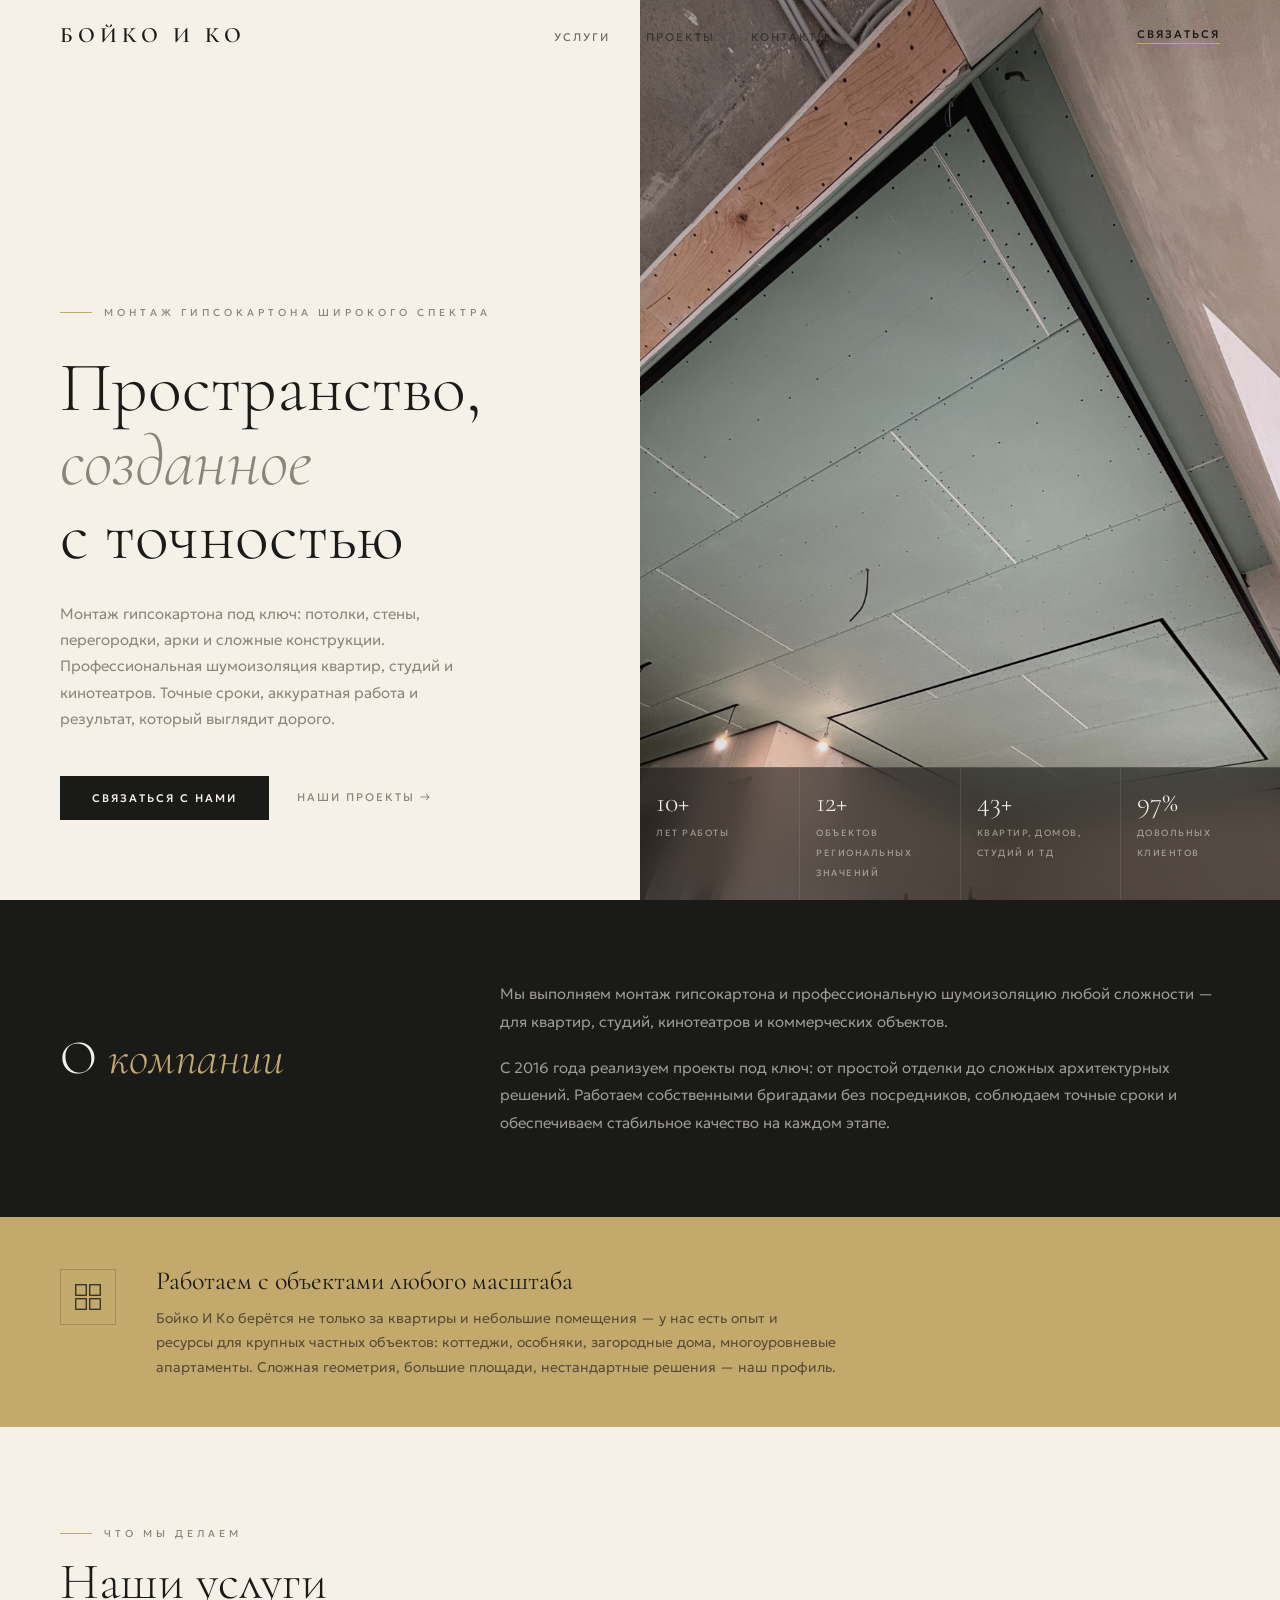
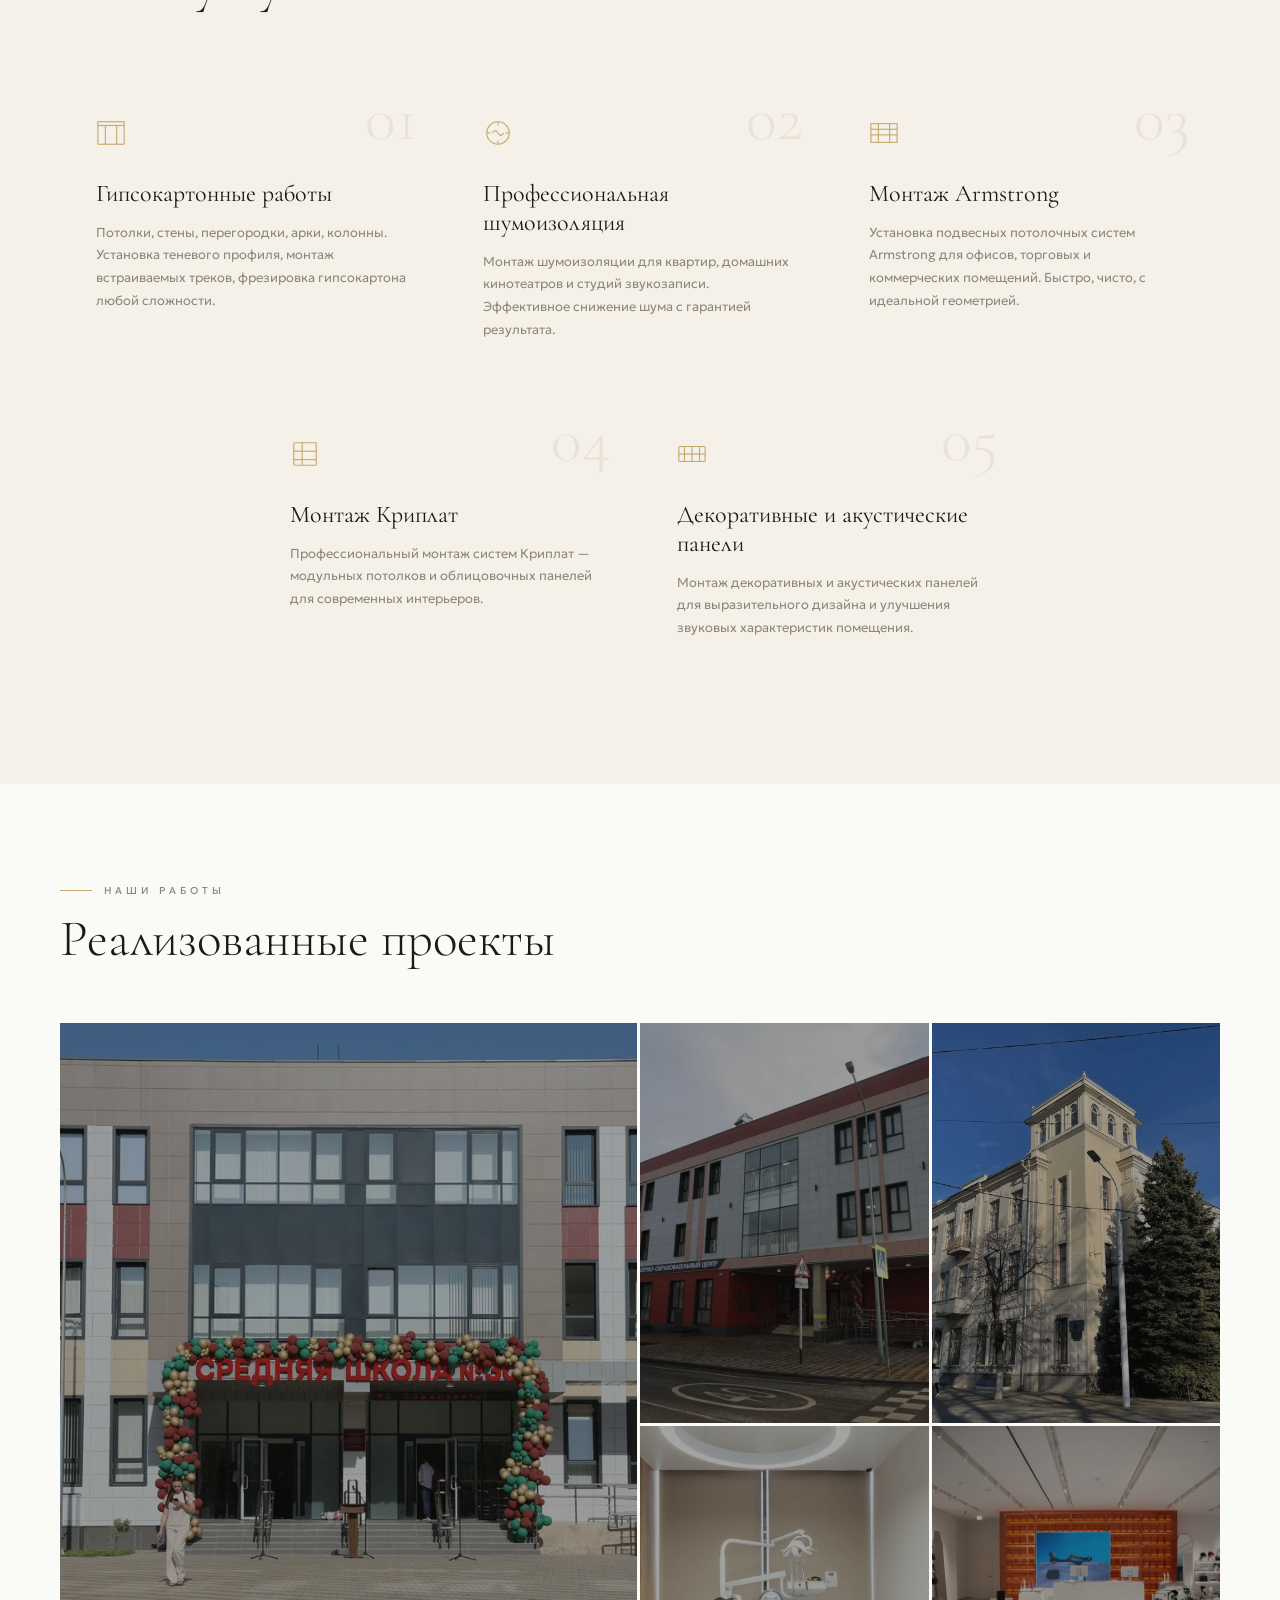
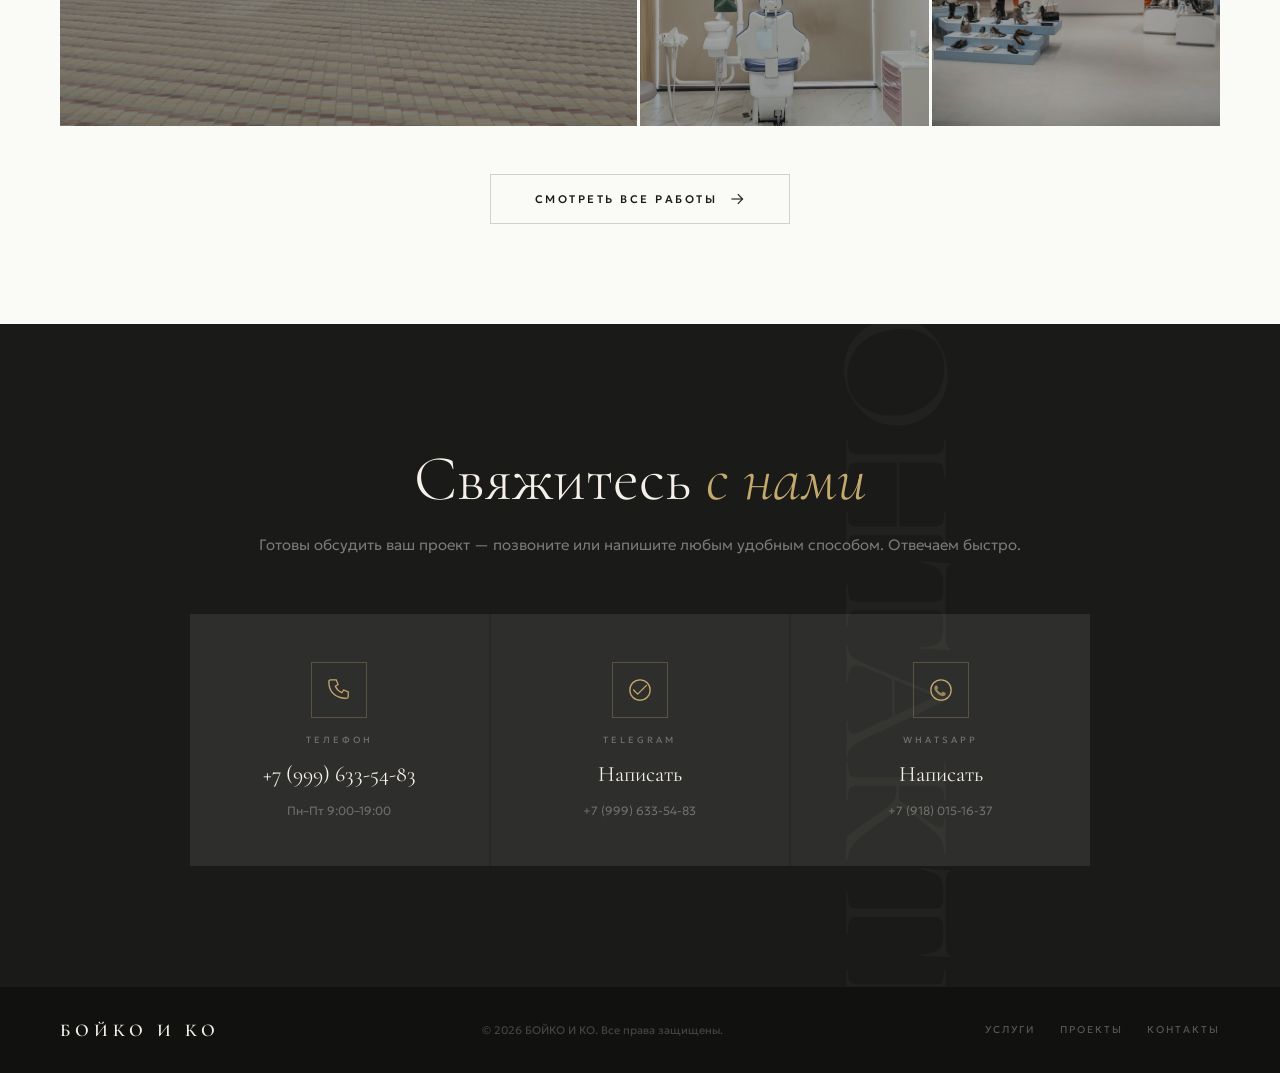
<file: index.html>
<!DOCTYPE html>
<html lang="ru">
<head>
<meta charset="UTF-8">
<meta name="viewport" content="width=device-width, initial-scale=1.0">
<title>Бойко И Ко — Монтаж гипсокартона широкого спектра</title>
<meta name="description" content="Бойко И Ко — профессиональный монтаж гипсокартона: потолки, стены, перегородки, арки, колонны. Шумоизоляция квартир и студий, Armstrong, Криплат, декоративные и акустические панели.">
<link rel="preconnect" href="https://fonts.googleapis.com">
<link href="https://fonts.googleapis.com/css2?family=Cormorant+Garamond:wght@300;400;600&family=Geologica:wght@300;400;500&display=swap" rel="stylesheet">
<link rel="stylesheet" href="style.css">
</head>
<body>

<!-- NAV -->
<nav id="navbar">
  <a href="#" class="nav-logo">БОЙКО И КО</a>
  <ul class="nav-links">
    <li><a href="#services">Услуги</a></li>
    <li><a href="#portfolio">Проекты</a></li>
    <li><a href="#contact">Контакты</a></li>
  </ul>
  <a href="#contact" class="nav-cta">Связаться</a>
  <button class="burger" id="burger" aria-label="Меню">
    <span></span><span></span><span></span>
  </button>
</nav>

<!-- DRAWER OVERLAY -->
<div class="drawer-overlay" id="drawerOverlay"></div>

<!-- MOBILE DRAWER -->
<aside class="mobile-drawer" id="mobileDrawer">
  <div class="drawer-header">
    <a href="#" class="drawer-logo">БОЙКО И КО</a>
    <button class="drawer-close" id="drawerClose" aria-label="Закрыть">✕</button>
  </div>

  <div class="drawer-footer">
    <a href="#services" class="drawer-cta drawer-link">Услуги</a>
    <a href="#portfolio" class="drawer-cta drawer-link">Наши проекты</a>
    <a href="#contact" class="drawer-cta drawer-link">Связаться с нами</a>
  </div>

</aside>

<!-- HERO -->
<section id="hero">
  <div class="hero-left">
    <div class="hero-tag">Монтаж гипсокартона широкого спектра</div>
    <h1 class="hero-title">Пространство,<br><em>созданное</em><br>с точностью</h1>
    <p class="hero-desc">Монтаж гипсокартона под ключ: потолки, стены, перегородки, арки и сложные конструкции. Профессиональная шумоизоляция квартир, студий и кинотеатров. Точные сроки, аккуратная работа и результат, который выглядит дорого.</p>
    <div class="hero-actions">
      <a href="#contact" class="btn-primary">Связаться с нами</a>
      <a href="#portfolio" class="btn-link">Наши проекты →</a>
    </div>
  </div>
  <div class="hero-right">
    <div class="hero-image-grid">
      <div class="hero-img" style="background-image:url(img/startimg/1new.jpg)"></div>
    </div>
    <div class="hero-overlay"></div>
    <div class="hero-stats">
      <div class="hero-stat"><span class="hero-stat-num">10+</span><span class="hero-stat-label">Лет работы</span></div>
      <div class="hero-stat"><span class="hero-stat-num">12+</span><span class="hero-stat-label">Объектов региональных значений</span></div>
      <div class="hero-stat"><span class="hero-stat-num">43+</span><span class="hero-stat-label">Квартир, домов, студий и тд</span></div>
      <div class="hero-stat"><span class="hero-stat-num">97%</span><span class="hero-stat-label">Довольных клиентов</span></div>
    </div>
  </div>
</section>

<!-- ABOUT -->
<div class="about-strip reveal">
  <h2>О <em>компании</em></h2>
  <div class="about-text">
    <p>Мы выполняем монтаж гипсокартона и профессиональную шумоизоляцию любой сложности — для квартир, студий, кинотеатров и коммерческих объектов.</p>
    <p>С 2016 года реализуем проекты под ключ: от простой отделки до сложных архитектурных решений. Работаем собственными бригадами без посредников, соблюдаем точные сроки и обеспечиваем стабильное качество на каждом этапе.</p>
  </div>
</div>

<!-- SCALE BANNER -->
<div class="scale-banner reveal">
  <div class="scale-banner-icon">
    <svg viewBox="0 0 32 32"><rect x="2" y="2" width="12" height="12"/><rect x="18" y="2" width="12" height="12"/><rect x="2" y="18" width="12" height="12"/><rect x="18" y="18" width="12" height="12"/></svg>
  </div>
  <div class="scale-banner-text">
    <h3>Работаем с объектами любого масштаба</h3>
    <p>Бойко И Ко берётся не только за квартиры и небольшие помещения — у нас есть опыт и ресурсы для крупных частных объектов: коттеджи, особняки, загородные дома, многоуровневые апартаменты. Сложная геометрия, большие площади, нестандартные решения — наш профиль.</p>
  </div>
</div>

<!-- SERVICES -->
<section id="services">
  <div class="section-header reveal">
    <div class="section-tag">Что мы делаем</div>
    <h2 class="section-title">Наши услуги</h2>
  </div>
  <div class="services-grid">
    <div class="service-card reveal">
      <span class="service-num">01</span>
      <div class="service-icon"><svg viewBox="0 0 32 32"><rect x="2" y="4" width="28" height="4"/><line x1="2" y1="8" x2="2" y2="28"/><line x1="30" y1="8" x2="30" y2="28"/><line x1="2" y1="28" x2="30" y2="28"/><line x1="10" y1="8" x2="10" y2="28"/><line x1="22" y1="8" x2="22" y2="28"/></svg></div>
      <h3 class="service-name">Гипсокартонные работы</h3>
      <p class="service-desc">Потолки, стены, перегородки, арки, колонны. Установка теневого профиля, монтаж встраиваемых треков, фрезировка гипсокартона любой сложности.</p>
    </div>
    <div class="service-card reveal">
      <span class="service-num">02</span>
      <div class="service-icon"><svg viewBox="0 0 32 32"><circle cx="16" cy="16" r="12"/><path d="M10 16 Q13 11 16 16 Q19 21 22 16"/><line x1="16" y1="4" x2="16" y2="8"/><line x1="16" y1="24" x2="16" y2="28"/><line x1="4" y1="16" x2="8" y2="16"/><line x1="24" y1="16" x2="28" y2="16"/></svg></div>
      <h3 class="service-name">Профессиональная шумоизоляция</h3>
      <p class="service-desc">Монтаж шумоизоляции для квартир, домашних кинотеатров и студий звукозаписи. Эффективное снижение шума с гарантией результата.</p>
    </div>
    <div class="service-card reveal">
      <span class="service-num">03</span>
      <div class="service-icon"><svg viewBox="0 0 32 32"><rect x="2" y="6" width="28" height="20"/><line x1="2" y1="12" x2="30" y2="12"/><line x1="2" y1="18" x2="30" y2="18"/><line x1="10" y1="6" x2="10" y2="26"/><line x1="22" y1="6" x2="22" y2="26"/></svg></div>
      <h3 class="service-name">Монтаж Armstrong</h3>
      <p class="service-desc">Установка подвесных потолочных систем Armstrong для офисов, торговых и коммерческих помещений. Быстро, чисто, с идеальной геометрией.</p>
    </div>
    <div class="service-card reveal">
      <span class="service-num">04</span>
      <div class="service-icon"><svg viewBox="0 0 32 32"><rect x="4" y="4" width="24" height="24" rx="1"/><line x1="4" y1="13" x2="28" y2="13"/><line x1="4" y1="22" x2="28" y2="22"/><line x1="13" y1="4" x2="13" y2="28"/></svg></div>
      <h3 class="service-name">Монтаж Криплат</h3>
      <p class="service-desc">Профессиональный монтаж систем Криплат — модульных потолков и облицовочных панелей для современных интерьеров.</p>
    </div>
    <div class="service-card reveal">
      <span class="service-num">05</span>
      <div class="service-icon"><svg viewBox="0 0 32 32"><rect x="2" y="8" width="28" height="16" rx="1"/><line x1="8" y1="8" x2="8" y2="24"/><line x1="16" y1="8" x2="16" y2="24"/><line x1="24" y1="8" x2="24" y2="24"/><line x1="2" y1="16" x2="30" y2="16"/></svg></div>
      <h3 class="service-name">Декоративные и акустические панели</h3>
      <p class="service-desc">Монтаж декоративных и акустических панелей для выразительного дизайна и улучшения звуковых характеристик помещения.</p>
    </div>
  </div>
</section>


<!-- PORTFOLIO -->
<section id="portfolio">
  <div class="portfolio-header reveal">
    <div class="section-tag">Наши работы</div>
    <h2 class="section-title">Реализованные проекты</h2>
  </div>
  <div class="portfolio-grid">
    <div class="portfolio-item reveal">
      <div class="portfolio-bg" style="background-image:url(img/portfolio/1.webp)"></div>
      <div class="portfolio-info"><h3>Школа Номер 30</h3><span>Заводская ул., 21, п.г.т. Яблоновский</span></div>
    </div>
    <div class="portfolio-item reveal">
      <div class="portfolio-bg" style="background-image:url(img/portfolio/qwer.webp)"></div>
     <div class="portfolio-info"><h3>Культурно-образовательный центр</h3><span>с.Красногвардейское республика Адыгея</span></div>
    </div>
    <div class="portfolio-item reveal">
      <div class="portfolio-bg" style="background-image:url(img/portfolio/ffff.jpg)"></div>
      <div class="portfolio-info"><h3>Доходный дом Ф.Н. Акулова</h3><span>Краснодар ул.Пушкина 41</span></div>
    </div>
    <div class="portfolio-item reveal">
      <div class="portfolio-bg" style="background-image:url(img/portfolio/2.webp)"></div>
      <div class="portfolio-info"><h3>Стоматологическая клиника «Феи улыбки»</h3><span>Гамбургская улица, 16, Краснодар</span></div>
    </div>
    <div class="portfolio-item reveal">
      <div class="portfolio-bg" style="background-image:url(img/portfolio/3.webp)"></div>
      <div class="portfolio-info"><h3>Магазин «Ekonika»</h3><span>ТРК Галерея Краснодар, этаж 1</span></div>
    </div>

  </div>

  <div class="portfolio-cta reveal">
    <a href="portfolio.html" class="btn-portfolio-full">
      <span>Смотреть все работы</span>
      <svg viewBox="0 0 20 20" fill="none" stroke="currentColor" stroke-width="1.4"><line x1="3" y1="10" x2="17" y2="10"/><polyline points="11,4 17,10 11,16"/></svg>
    </a>
  </div>
</section>
<!-- CONTACT -->
<section id="contact">
  <div class="contact-centered reveal">
    <h2>Свяжитесь <em>с нами</em></h2>
    <p>Готовы обсудить ваш проект — позвоните или напишите любым удобным способом. Отвечаем быстро.</p>
    <div class="contact-cards">
      <a class="contact-card" href="tel:+79996335483">
        <div class="contact-card-icon">
          <svg viewBox="0 0 26 26" fill="none" stroke="var(--gold)" stroke-width="1.4">
            <path d="M5 2h5l2 5-3 2a14 14 0 0 0 7 7l2-3 5 2v5a2 2 0 0 1-2 2C9 22 2 15 2 4a2 2 0 0 1 2-2h1z"/>
          </svg>
        </div>
        <span class="contact-card-label">Телефон</span>
        <span class="contact-card-value">+7 (999) 633-54-83</span>
        <span class="contact-card-sub">Пн–Пт 9:00–19:00</span>
      </a>
      <a class="contact-card" href="https://t.me/+79996335483" target="_blank" rel="noopener">
        <div class="contact-card-icon">
          <svg viewBox="0 0 26 26" fill="none" stroke="var(--gold)" stroke-width="1.4">
            <circle cx="13" cy="13" r="11"/>
            <path d="M6 13l4.5 4.5L20 8" stroke-linecap="round" stroke-linejoin="round"/>
          </svg>
        </div>
        <span class="contact-card-label">Telegram</span>
        <span class="contact-card-value">Написать</span>
        <span class="contact-card-sub">+7 (999) 633-54-83</span>
      </a>
      <a class="contact-card" href="https://wa.me/79996335483" target="_blank" rel="noopener">
        <div class="contact-card-icon">
          <svg viewBox="0 0 26 26" fill="none" stroke="var(--gold)" stroke-width="1.4">
            <circle cx="13" cy="13" r="11"/>
            <path d="M17.5 15.8c-.3-.2-1.8-.9-2.1-1-.3-.1-.5-.1-.7.2l-1 1.1c-.2.2-.4.2-.7.1-1.7-.8-2.9-1.6-4-3.4-.3-.5.3-.5.9-1.6.1-.2 0-.4-.1-.6l-.9-2.2c-.2-.5-.5-.4-.7-.4h-.6c-.2 0-.5.1-.8.4-.3.3-1.1 1.1-1.1 2.6 0 1.5 1.1 3 1.3 3.2.2.3 2.2 3.4 5.3 4.7 1.9.8 2.7.9 3.6.7.6-.1 1.8-.7 2-1.4.2-.7.2-1.3.1-1.4z" fill="var(--gold)" opacity="0.7" stroke="none"/>
          </svg>
        </div>
        <span class="contact-card-label">WhatsApp</span>
        <span class="contact-card-value">Написать</span>
        <span class="contact-card-sub">+7 (918) 015-16-37</span>
      </a>
    </div>
  </div>
</section>

<!-- FOOTER -->
<footer>
  <div class="footer-logo">БОЙКО И КО</div>
  <div class="footer-copy">© 2026 БОЙКО И КО. Все права защищены.</div>
  <div class="footer-links">
    <a href="#services">Услуги</a>
    <a href="#portfolio">Проекты</a>
    <a href="#contact">Контакты</a>
  </div>
</footer>

<script src="script.js"></script>
</body>
</html>
</file>
<file: style.css>
/* ── VARIABLES ── */
:root {
  --cream: #F5F0E8;
  --dark: #1A1A18;
  --stone: #8C8678;
  --gold: #C4A96D;
  --light-stone: #E8E2D8;
  --white: #FAFAF7;
}

/* ── RESET ── */
*, *::before, *::after { margin: 0; padding: 0; box-sizing: border-box; }
html { scroll-behavior: smooth; }
body { font-family: 'Geologica', sans-serif; background: var(--cream); color: var(--dark); overflow-x: hidden; }

/* ══ NAV ══ */
nav {
  position: fixed; top: 0; left: 0; right: 0; z-index: 100;
  display: flex; justify-content: space-between; align-items: center;
  padding: 22px 60px;
  background: transparent;
  transition: background 0.4s, padding 0.4s, box-shadow 0.4s;
}
nav.scrolled {
  background: rgba(245,240,232,0.96);
  backdrop-filter: blur(14px);
  padding: 14px 60px;
  box-shadow: 0 1px 0 var(--light-stone);
}
.nav-logo { font-family: 'Cormorant Garamond', serif; font-size: 22px; font-weight: 600; letter-spacing: 5px; color: var(--dark); text-decoration: none; flex-shrink: 0; }
.nav-links { display: flex; gap: 36px; list-style: none; }
.nav-links a { font-size: 11px; font-weight: 400; letter-spacing: 2px; text-transform: uppercase; color: var(--dark); text-decoration: none; opacity: 0.6; transition: opacity 0.2s; }
.nav-links a:hover { opacity: 1; }
.nav-cta { font-size: 11px; font-weight: 500; letter-spacing: 2px; text-transform: uppercase; color: var(--dark); text-decoration: none; border-bottom: 1px solid var(--gold); padding-bottom: 2px; transition: color 0.2s; }
.nav-cta:hover { color: var(--gold); }

.burger { display: none; flex-direction: column; justify-content: center; gap: 5px; cursor: pointer; z-index: 200; width: 36px; height: 36px; background: none; border: none; padding: 6px; }
.burger span { display: block; width: 22px; height: 1px; background: var(--dark); transition: transform 0.3s, opacity 0.3s, width 0.3s; transform-origin: center; }
.burger.active span:nth-child(1) { transform: translateY(6px) rotate(45deg); }
.burger.active span:nth-child(2) { opacity: 0; width: 0; }
.burger.active span:nth-child(3) { transform: translateY(-6px) rotate(-45deg); }

/* ══ DRAWER ══ */
.drawer-overlay {
  display: none; position: fixed; inset: 0; z-index: 149;
  background: rgba(26,26,24,0.5);
  backdrop-filter: blur(3px);
  opacity: 0; transition: opacity 0.3s;
}
.drawer-overlay.visible { display: block; opacity: 1; }

.mobile-drawer {
  position: fixed; top: 0; right: 0; bottom: 0; z-index: 150;
  width: min(300px, 82vw);
  background: var(--dark);
  transform: translateX(100%);
  transition: transform 0.35s cubic-bezier(0.4, 0, 0.2, 1);
  display: flex; flex-direction: column;
  overflow: hidden;
}
.mobile-drawer.open { transform: translateX(0); }

.drawer-header {
  display: flex; justify-content: space-between; align-items: center;
  padding: 20px 24px;
  border-bottom: 1px solid rgba(245,240,232,0.08);
  flex-shrink: 0;
}
.drawer-logo { font-family: 'Cormorant Garamond', serif; font-size: 17px; font-weight: 600; letter-spacing: 4px; color: var(--cream); text-decoration: none; }
.drawer-close { background: none; border: none; cursor: pointer; color: rgba(245,240,232,0.4); font-size: 20px; line-height: 1; padding: 4px 6px; transition: color 0.2s; }
.drawer-close:hover { color: var(--cream); }

.drawer-nav { display: flex; flex-direction: column; padding: 24px 24px 0; flex: 1; }
.drawer-link { font-family: 'Cormorant Garamond', serif; font-size: 32px; font-weight: 300; color: rgba(245,240,232,0.55); text-decoration: none; padding: 11px 0; border-bottom: 1px solid rgba(245,240,232,0.07); transition: color 0.25s, padding-left 0.25s; display: block; }
.drawer-link:last-child { border-bottom: none; }
.drawer-link:hover { color: var(--cream); padding-left: 8px; }

.drawer-footer { padding: 20px 24px 24px; border-top: 1px solid rgba(245,240,232,0.08); flex-shrink: 0; display: flex; flex-direction: column; gap: 15px; }
.drawer-contacts { display: flex; flex-direction: column; gap: 10px; margin-bottom: 18px; }
.drawer-contacts a { display: flex; align-items: baseline; gap: 10px; text-decoration: none; font-size: 13px; color: rgba(245,240,232,0.4); font-weight: 300; transition: color 0.2s; }
.drawer-contacts a:hover { color: var(--gold); }
.drawer-contacts span { font-size: 8px; letter-spacing: 2px; text-transform: uppercase; color: rgba(245,240,232,0.2); min-width: 60px; flex-shrink: 0; }
.drawer-cta { display: block; text-align: center; background: var(--gold); color: var(--dark); padding: 13px 20px; font-size: 11px; letter-spacing: 2px; text-transform: uppercase; text-decoration: none; font-weight: 500; transition: opacity 0.2s; }
.drawer-cta:hover { opacity: 0.88; }

/* ══ HERO ══ */
#hero { min-height: 100vh; display: grid; grid-template-columns: 1fr 1fr; overflow: hidden; }
.hero-left { display: flex; flex-direction: column; justify-content: flex-end; padding: 120px 60px 80px; background: var(--cream); }
.hero-tag { font-size: 10px; letter-spacing: 4px; text-transform: uppercase; color: var(--stone); margin-bottom: 32px; display: flex; align-items: center; gap: 12px; }
.hero-tag::before { content: ''; width: 32px; height: 1px; background: var(--gold); }
.hero-title { font-family: 'Cormorant Garamond', serif; font-size: clamp(48px, 5.5vw, 88px); font-weight: 300; line-height: 1.05; color: var(--dark); margin-bottom: 28px; }
.hero-title em { font-style: italic; color: var(--stone); }
.hero-desc { font-size: 15px; line-height: 1.75; color: var(--stone); max-width: 420px; margin-bottom: 44px; font-weight: 300; }
.hero-actions { display: flex; align-items: center; gap: 28px; flex-wrap: wrap; }
.btn-primary { background: var(--dark); color: var(--cream); padding: 15px 32px; font-size: 11px; letter-spacing: 2px; text-transform: uppercase; text-decoration: none; font-weight: 500; border: none; cursor: pointer; display: inline-block; transition: background 0.3s, transform 0.2s; white-space: nowrap; }
.btn-primary:hover { background: var(--gold); transform: translateY(-2px); }
.btn-link { font-size: 11px; letter-spacing: 2px; text-transform: uppercase; color: var(--stone); text-decoration: none; font-weight: 400; border-bottom: 1px solid transparent; padding-bottom: 2px; transition: color 0.2s, border-color 0.2s; white-space: nowrap; }
.btn-link:hover { color: var(--dark); border-color: var(--dark); }

.hero-right { position: relative; overflow: hidden; background: var(--dark); min-height: 100vh; }
.hero-image-grid { position: absolute; inset: 0; }
.hero-img { position: absolute; inset: 0; background-size: cover; background-position: center 40%; background-repeat: no-repeat; opacity: 0.9; }
.hero-overlay { position: absolute; inset: 0; background: linear-gradient(135deg, rgba(26,26,24,0.3) 0%, transparent 60%); }
.hero-stats { position: absolute; bottom: 0; left: 0; right: 0; display: flex; background: rgba(26,26,24,0.6); backdrop-filter: blur(16px); border-top: 1px solid rgba(245,240,232,0.1); }
.hero-stat { color: var(--cream); flex: 1; padding: 20px 16px; border-right: 1px solid rgba(245,240,232,0.1); }
.hero-stat:last-child { border-right: none; }
.hero-stat-num { font-family: 'Cormorant Garamond', serif; font-size: 28px; font-weight: 300; line-height: 1; display: block; margin-bottom: 4px; }
.hero-stat-label { font-size: 9px; letter-spacing: 1.5px; text-transform: uppercase; opacity: 0.5; }

/* ══ ABOUT ══ */
.about-strip { background: var(--dark); color: var(--cream); padding: 80px 60px; display: grid; grid-template-columns: 1fr 2fr; gap: 80px; align-items: center; }
.about-strip h2 { font-family: 'Cormorant Garamond', serif; font-size: clamp(36px, 4vw, 48px); font-weight: 300; line-height: 1.1; }
.about-strip h2 em { font-style: italic; color: var(--gold); }
.about-text p { font-size: 15px; line-height: 1.85; color: rgba(245,240,232,0.6); font-weight: 300; margin-bottom: 18px; }
.about-text p:last-child { margin-bottom: 0; }

/* ══ SCALE BANNER ══ */
.scale-banner { background: var(--gold); padding: 48px 60px; display: flex; align-items: flex-start; gap: 40px; }
.scale-banner-icon { flex-shrink: 0; width: 56px; height: 56px; display: flex; align-items: center; justify-content: center; border: 1px solid rgba(26,26,24,0.2); margin-top: 4px; }
.scale-banner-icon svg { width: 28px; height: 28px; stroke: var(--dark); fill: none; stroke-width: 1.3; }
.scale-banner-text h3 { font-family: 'Cormorant Garamond', serif; font-size: 26px; font-weight: 400; color: var(--dark); margin-bottom: 10px; }
.scale-banner-text p { font-size: 14px; line-height: 1.75; color: rgba(26,26,24,0.65); font-weight: 300; max-width: 680px; }

/* ══ SERVICES ══ */
#services { padding: 100px 60px; }
.section-header { margin-bottom: 56px; }
.section-tag { font-size: 10px; letter-spacing: 4px; text-transform: uppercase; color: var(--stone); display: flex; align-items: center; gap: 12px; margin-bottom: 14px; }
.section-tag::before { content: ''; width: 32px; height: 1px; background: var(--gold); }
.section-title { font-family: 'Cormorant Garamond', serif; font-size: clamp(34px, 4vw, 56px); font-weight: 300; line-height: 1.1; }

.services-grid {
  display: flex;
  flex-wrap: wrap;
  gap: 2px;
  background: transparent;
}
.service-card {
  background: var(--cream);
  width: calc(33.333% - 2px);
  padding: 44px 36px;
  position: relative; overflow: hidden;
  transition: background 0.35s;
  box-sizing: border-box;
}
.service-card:nth-child(4) {
  margin-left: calc(16.666% + 1px);
}
.service-card::after { content: ''; position: absolute; bottom: 0; left: 0; width: 100%; height: 2px; background: var(--gold); transform: scaleX(0); transform-origin: left; transition: transform 0.4s; }
.service-card:hover::after { transform: scaleX(1); }
.service-card:hover { background: var(--white); }
.service-num { font-family: 'Cormorant Garamond', serif; font-size: 64px; font-weight: 300; line-height: 1; color: var(--light-stone); position: absolute; top: 20px; right: 28px; transition: color 0.35s; pointer-events: none; }
.service-card:hover .service-num { color: rgba(196,169,109,0.12); }
.service-icon { width: 44px; height: 44px; margin-bottom: 24px; display: flex; align-items: center; }
.service-icon svg { width: 30px; height: 30px; stroke: var(--gold); fill: none; stroke-width: 1.2; }
.service-name { font-family: 'Cormorant Garamond', serif; font-size: 24px; font-weight: 400; margin-bottom: 14px; }
.service-desc { font-size: 13px; line-height: 1.75; color: var(--stone); font-weight: 300; }

/* ══ PORTFOLIO ══ */
#portfolio { padding: 0 0 100px; background: var(--white); }
.portfolio-header { padding: 100px 60px 56px; }
.portfolio-grid { display: grid; grid-template-columns: 2fr 1fr 1fr; grid-template-rows: 400px 300px; gap: 3px; padding: 0 60px; }
.portfolio-item { position: relative; overflow: hidden; cursor: pointer; background: var(--dark); }
.portfolio-item:first-child { grid-row: 1 / 3; }

.portfolio-bg {
  position: absolute; inset: 0;
  background-size: cover; background-position: center;
  opacity: 0.72;
  transition: transform 0.7s cubic-bezier(0.16, 1, 0.3, 1),
              opacity 0.5s ease,
              filter 0.5s ease;
  filter: brightness(0.85) saturate(0.9);
}

/* ── portfolio-info: базовое состояние (десктоп — скрыт до ховера) ── */
.portfolio-info {
  position: absolute;
  left: 0; right: 0; bottom: 0;
  padding: 32px 32px 28px;
  background: linear-gradient(to top, rgba(0,0,0,0.92) 0%, rgba(0,0,0,0.4) 60%, rgba(0,0,0,0) 100%);
  z-index: 3;
  opacity: 0;
  transform: translateY(12px);
  transition: opacity 0.45s cubic-bezier(0.16, 1, 0.3, 1),
              transform 0.45s cubic-bezier(0.16, 1, 0.3, 1);
  pointer-events: none;
}

.portfolio-info h3 {
  font-family: 'Cormorant Garamond', serif; font-size: 21px; font-weight: 400;
  color: var(--cream); margin-bottom: 6px;
  transform: translateY(8px);
  transition: transform 0.45s cubic-bezier(0.16, 1, 0.3, 1) 0.05s;
}
.portfolio-info span {
  font-size: 10px; letter-spacing: 2px; text-transform: uppercase; color: var(--gold);
  display: block;
  transform: translateY(8px);
  opacity: 0.8;
  transition: transform 0.45s cubic-bezier(0.16, 1, 0.3, 1) 0.1s;
}

/* ══ PORTFOLIO DESKTOP HOVER ══ */
@media (min-width: 1025px) {
  .portfolio-item:hover .portfolio-bg {
    transform: scale(1.06);
    opacity: 0.95;
    filter: brightness(1) saturate(1.05);
  }
  .portfolio-item:hover .portfolio-info {
    opacity: 1;
    transform: translateY(0);
  }
  .portfolio-item:hover .portfolio-info h3,
  .portfolio-item:hover .portfolio-info span {
    transform: translateY(0);
  }
}

/* ══ PORTFOLIO CTA ══ */
.portfolio-cta {
  padding: 48px 60px 0;
  display: flex;
  justify-content: center;
  background: var(--white);
}
.btn-portfolio-full {
  display: inline-flex;
  align-items: center;
  gap: 12px;
  border: 1px solid rgba(26,26,24,0.18);
  color: var(--dark);
  background: transparent;
  padding: 16px 44px;
  font-size: 11px;
  letter-spacing: 2.5px;
  text-transform: uppercase;
  text-decoration: none;
  font-family: 'Geologica', sans-serif;
  font-weight: 500;
  transition: background 0.3s, border-color 0.3s, color 0.3s, transform 0.2s;
  position: relative;
  overflow: hidden;
}
.btn-portfolio-full::before {
  content: '';
  position: absolute; inset: 0;
  background: var(--dark);
  transform: scaleX(0);
  transform-origin: left;
  transition: transform 0.4s cubic-bezier(0.16,1,0.3,1);
  z-index: 0;
}
.btn-portfolio-full:hover::before { transform: scaleX(1); }
.btn-portfolio-full:hover { color: var(--cream); border-color: var(--dark); }
.btn-portfolio-full span,
.btn-portfolio-full svg {
  position: relative; z-index: 1;
}
.btn-portfolio-full svg {
  width: 16px; height: 16px;
  stroke: currentColor; fill: none; stroke-width: 1.4;
  transition: transform 0.3s;
}
.btn-portfolio-full:hover svg { transform: translateX(4px); }

/* ══ CONTACT ══ */
#contact { padding: 120px 60px; background: var(--dark); position: relative; overflow: hidden; }
#contact::before { content: 'КОНТАКТЫ'; position: absolute; right: -60px; top: 50%; transform: translateY(-50%) rotate(90deg); font-family: 'Cormorant Garamond', serif; font-size: 160px; font-weight: 300; color: rgba(255,255,255,0.03); white-space: nowrap; pointer-events: none; }
.contact-centered { max-width: 900px; margin: 0 auto; text-align: center; position: relative; }
.contact-centered h2 { font-family: 'Cormorant Garamond', serif; font-size: clamp(36px, 5vw, 64px); font-weight: 300; line-height: 1.1; color: var(--cream); margin-bottom: 16px; }
.contact-centered h2 em { font-style: italic; color: var(--gold); }
.contact-centered > p { font-size: 15px; line-height: 1.8; color: rgba(245,240,232,0.45); font-weight: 300; margin-bottom: 56px; }
.contact-cards { display: grid; grid-template-columns: repeat(3, 1fr); gap: 2px; background: rgba(245,240,232,0.06); }
.contact-card { display: flex; flex-direction: column; align-items: center; gap: 16px; padding: 48px 24px; text-decoration: none; color: var(--cream); background: rgba(245,240,232,0.03); position: relative; overflow: hidden; transition: background 0.35s; }
.contact-card::after { content: ''; position: absolute; bottom: 0; left: 0; width: 100%; height: 2px; background: var(--gold); transform: scaleX(0); transform-origin: center; transition: transform 0.4s; }
.contact-card:hover { background: rgba(245,240,232,0.07); }
.contact-card:hover::after { transform: scaleX(1); }
.contact-card-icon { width: 56px; height: 56px; display: flex; align-items: center; justify-content: center; border: 1px solid rgba(196,169,109,0.3); transition: border-color 0.3s; }
.contact-card:hover .contact-card-icon { border-color: var(--gold); }
.contact-card-icon svg { width: 24px; height: 24px; }
.contact-card-label { font-size: 9px; letter-spacing: 3px; text-transform: uppercase; color: rgba(245,240,232,0.35); }
.contact-card-value { font-family: 'Cormorant Garamond', serif; font-size: 22px; font-weight: 400; color: var(--cream); line-height: 1.2; }
.contact-card-sub { font-size: 12px; color: rgba(245,240,232,0.35); font-weight: 300; }

/* ══ FOOTER ══ */
footer { background: #111110; color: var(--cream); padding: 32px 60px; display: flex; justify-content: space-between; align-items: center; border-top: 1px solid rgba(245,240,232,0.05); }
.footer-logo { font-family: 'Cormorant Garamond', serif; font-size: 18px; font-weight: 600; letter-spacing: 5px; }
.footer-copy { font-size: 11px; color: rgba(245,240,232,0.22); }
.footer-links { display: flex; gap: 24px; }
.footer-links a { font-size: 10px; letter-spacing: 2px; text-transform: uppercase; color: rgba(245,240,232,0.3); text-decoration: none; transition: color 0.2s; }
.footer-links a:hover { color: var(--gold); }

/* ══ ANIMATIONS ══ */
.reveal { opacity: 0; transform: translateY(28px); transition: opacity 0.7s ease, transform 0.7s ease; }
.reveal.visible { opacity: 1; transform: translateY(0); }

.service-card.scroll-active { background: var(--white); }
.service-card.scroll-active::after { transform: scaleX(1); }
.service-card.scroll-active .service-num { color: rgba(196,169,109,0.12); }

/* ══ TABLET ≤1024px ══ */
@media (max-width: 1024px) {
  nav { padding: 18px 32px; }
  nav.scrolled { padding: 14px 32px; }
  .nav-links, .nav-cta { display: none; }
  .burger { display: flex; }

  #hero { grid-template-columns: 1fr; min-height: auto; }
  .hero-left { padding: 110px 40px 56px; }
  .hero-right { height: 60vw; min-height: 320px; max-height: 520px; }
  .hero-img { background-position: center 100%; }

  .about-strip { grid-template-columns: 1fr; gap: 28px; padding: 60px 40px; }
  .scale-banner { padding: 36px 40px; gap: 28px; }

  #services { padding: 80px 40px; }
  .service-card { width: calc(50% - 1px); }
  .service-card:nth-child(4) { margin-left: 0; }
  .service-card:nth-child(5) { margin-left: calc(25% + 0.5px); }

  .portfolio-header { padding: 80px 40px 48px; }
  .portfolio-grid { grid-template-columns: 1fr 1fr; grid-template-rows: 260px 260px 260px; padding: 0 40px; }
  .portfolio-item:first-child { grid-row: auto; }
  .portfolio-cta { padding: 40px 40px 0; }

  #contact { padding: 80px 40px; }
  .contact-cards { grid-template-columns: 1fr; }

  footer { flex-direction: column; gap: 18px; text-align: center; padding: 32px 40px; }
}

/* ══ PHONE ≤600px ══ */
@media (max-width: 600px) {
  nav { padding: 16px 20px; }
  nav.scrolled { padding: 12px 20px; }

  .hero-left { padding: 96px 20px 44px; }
  .hero-title { font-size: clamp(38px, 11vw, 56px); }
  .hero-desc { font-size: 14px; max-width: 100%; }
  .hero-actions { flex-direction: column; align-items: flex-start; gap: 14px; }
  .btn-primary { width: 100%; text-align: center; }
  .hero-right { height: 75vw; min-height: 260px; max-height: 420px; }
  .hero-img { background-position: center 120%; }
  .hero-stats { flex-wrap: nowrap; }
  .hero-stat { padding: clamp(8px, 2.5vw, 14px) clamp(4px, 1.8vw, 10px); }
  .hero-stat-num { font-size: clamp(14px, 4.5vw, 22px); margin-bottom: 2px; }
  .hero-stat-label { font-size: clamp(6px, 1.8vw, 8px); letter-spacing: 1px; }

  .about-strip { padding: 48px 20px; gap: 24px; }
  .about-strip h2 { font-size: 32px; }

  .scale-banner { padding: 28px 20px; flex-direction: column; gap: 18px; }
  .scale-banner-text h3 { font-size: 22px; }

  #services { padding: 56px 20px; }
  .service-card { width: 100%; }
  .service-card:nth-child(4),
  .service-card:nth-child(5) { margin-left: 0; }

  .portfolio-header { padding: 56px 20px 36px; }
  .portfolio-grid { grid-template-columns: 1fr; grid-template-rows: none; padding: 0 20px; }
  .portfolio-item, .portfolio-item:first-child { height: 54vw; min-height: 200px; grid-row: auto; }
  .portfolio-cta { padding: 32px 20px 0; }
  .btn-portfolio-full { width: 100%; justify-content: center; }

  #contact { padding: 56px 20px; }
  #contact::before { display: none; }
  .contact-cards { grid-template-columns: 1fr; }
  .contact-card { padding: 32px 20px; }
  .contact-card-value { font-size: 18px; }

  footer { padding: 24px 20px; gap: 14px; }
  .footer-links { flex-wrap: wrap; justify-content: center; gap: 16px; }
}

/* ══ NARROW ≤375px ══ */
@media (max-width: 375px) {
  .hero-title { font-size: 34px; }
  .hero-right { height: 85vw; max-height: 340px; }
  .scale-banner-text h3 { font-size: 20px; }
  .section-title { font-size: 28px; }
  .contact-centered h2 { font-size: 30px; }
  .portfolio-item, .portfolio-item:first-child { height: 58vw; }
}

/* ═══════════════════════════════════════ */
/* MOBILE CINEMATIC ANIMATIONS            */
/* ═══════════════════════════════════════ */

@media (max-width: 1024px) {

  * { -webkit-tap-highlight-color: transparent; }
  body { overflow-x: hidden; }

  .reveal {
    opacity: 0;
    transform: translateY(40px);
    transition:
      opacity   0.85s cubic-bezier(0.16, 1, 0.3, 1),
      transform 0.85s cubic-bezier(0.16, 1, 0.3, 1);
    will-change: transform, opacity;
  }
  .reveal.visible {
    opacity: 1;
    transform: translateY(0);
  }

  .hero-img {
    background-position: center 120%;
    transform: scale(1.06);
    filter: brightness(0.9);
    transition: transform 7s ease-out, filter 2s ease;
  }

  /* SERVICE CARDS */
  .service-card {
    opacity: 0;
    transform: translateY(44px) scale(0.97);
    transition:
      opacity   0.65s cubic-bezier(0.16, 1, 0.3, 1),
      transform 0.65s cubic-bezier(0.16, 1, 0.3, 1),
      background 0.3s ease;
    will-change: transform, opacity;
  }
  .service-card::after {
    transform: scaleX(0);
    transform-origin: left center;
    transition: transform 0.55s cubic-bezier(0.16, 1, 0.3, 1) 0.18s;
  }
  .service-num {
    opacity: 0;
    transform: translateY(12px);
    transition:
      opacity   0.55s cubic-bezier(0.16, 1, 0.3, 1) 0.1s,
      transform 0.55s cubic-bezier(0.16, 1, 0.3, 1) 0.1s,
      color 0.4s ease;
  }
  .service-card.card-visible {
    opacity: 1;
    transform: translateY(0) scale(1);
  }
  .service-card.card-visible::after {
    transform: scaleX(1);
  }
  .service-card.card-visible .service-num {
    opacity: 1;
    transform: translateY(0);
    color: rgba(196, 169, 109, 0.14);
  }
  .service-card.card-exit {
    opacity: 0;
    transform: translateY(-32px) scale(0.97);
    transition:
      opacity   0.45s cubic-bezier(0.4, 0, 1, 1),
      transform 0.45s cubic-bezier(0.4, 0, 1, 1),
      background 0.3s ease;
  }
  .service-card.card-exit::after {
    transform: scaleX(0);
    transform-origin: right center;
    transition: transform 0.3s cubic-bezier(0.4, 0, 1, 1);
  }
  .service-card.card-exit .service-num {
    opacity: 0;
    transform: translateY(-10px);
    transition:
      opacity   0.3s cubic-bezier(0.4, 0, 1, 1),
      transform 0.3s cubic-bezier(0.4, 0, 1, 1);
  }

  /* PORTFOLIO — мобильные анимации переопределяют базовые стили */
  .portfolio-bg {
    opacity: 0.38;
    transform: scale(1.07);
    filter: brightness(0.55) saturate(0.7);
    transition:
      opacity   0.9s  cubic-bezier(0.16, 1, 0.3, 1),
      transform 1.15s cubic-bezier(0.16, 1, 0.3, 1),
      filter    0.9s  cubic-bezier(0.16, 1, 0.3, 1);
    will-change: transform, opacity, filter;
  }
  .portfolio-info {
    opacity: 0;
    transform: translateY(48px);
    transition:
      opacity   0.65s cubic-bezier(0.16, 1, 0.3, 1) 0.22s,
      transform 0.65s cubic-bezier(0.16, 1, 0.3, 1) 0.22s;
  }
  .portfolio-info h3 {
    opacity: 0;
    transform: translateY(14px);
    transition:
      opacity   0.55s cubic-bezier(0.16, 1, 0.3, 1) 0.36s,
      transform 0.55s cubic-bezier(0.16, 1, 0.3, 1) 0.36s;
  }
  .portfolio-info span {
    opacity: 0;
    transform: translateY(8px);
    transition:
      opacity   0.5s cubic-bezier(0.16, 1, 0.3, 1) 0.46s,
      transform 0.5s cubic-bezier(0.16, 1, 0.3, 1) 0.46s;
  }
  .portfolio-item.item-visible .portfolio-bg {
    opacity: 0.9;
    transform: scale(1);
    filter: brightness(0.88) saturate(1);
  }
  .portfolio-item.item-visible .portfolio-info {
    opacity: 1;
    transform: translateY(0);
  }
  .portfolio-item.item-visible .portfolio-info h3,
  .portfolio-item.item-visible .portfolio-info span {
    opacity: 1;
    transform: translateY(0);
  }
  .portfolio-item.item-exit .portfolio-bg {
    opacity: 0.3;
    transform: scale(1.04);
    filter: brightness(0.45) saturate(0.5);
    transition:
      opacity   0.5s cubic-bezier(0.4, 0, 1, 1),
      transform 0.5s cubic-bezier(0.4, 0, 1, 1),
      filter    0.5s cubic-bezier(0.4, 0, 1, 1);
  }
  .portfolio-item.item-exit .portfolio-info {
    opacity: 0;
    transform: translateY(-28px);
    transition:
      opacity   0.35s cubic-bezier(0.4, 0, 1, 1),
      transform 0.35s cubic-bezier(0.4, 0, 1, 1);
  }
  .portfolio-item.item-exit .portfolio-info h3,
  .portfolio-item.item-exit .portfolio-info span {
    opacity: 0;
    transition:
      opacity   0.25s cubic-bezier(0.4, 0, 1, 1),
      transform 0.25s cubic-bezier(0.4, 0, 1, 1);
  }
}
</file>
